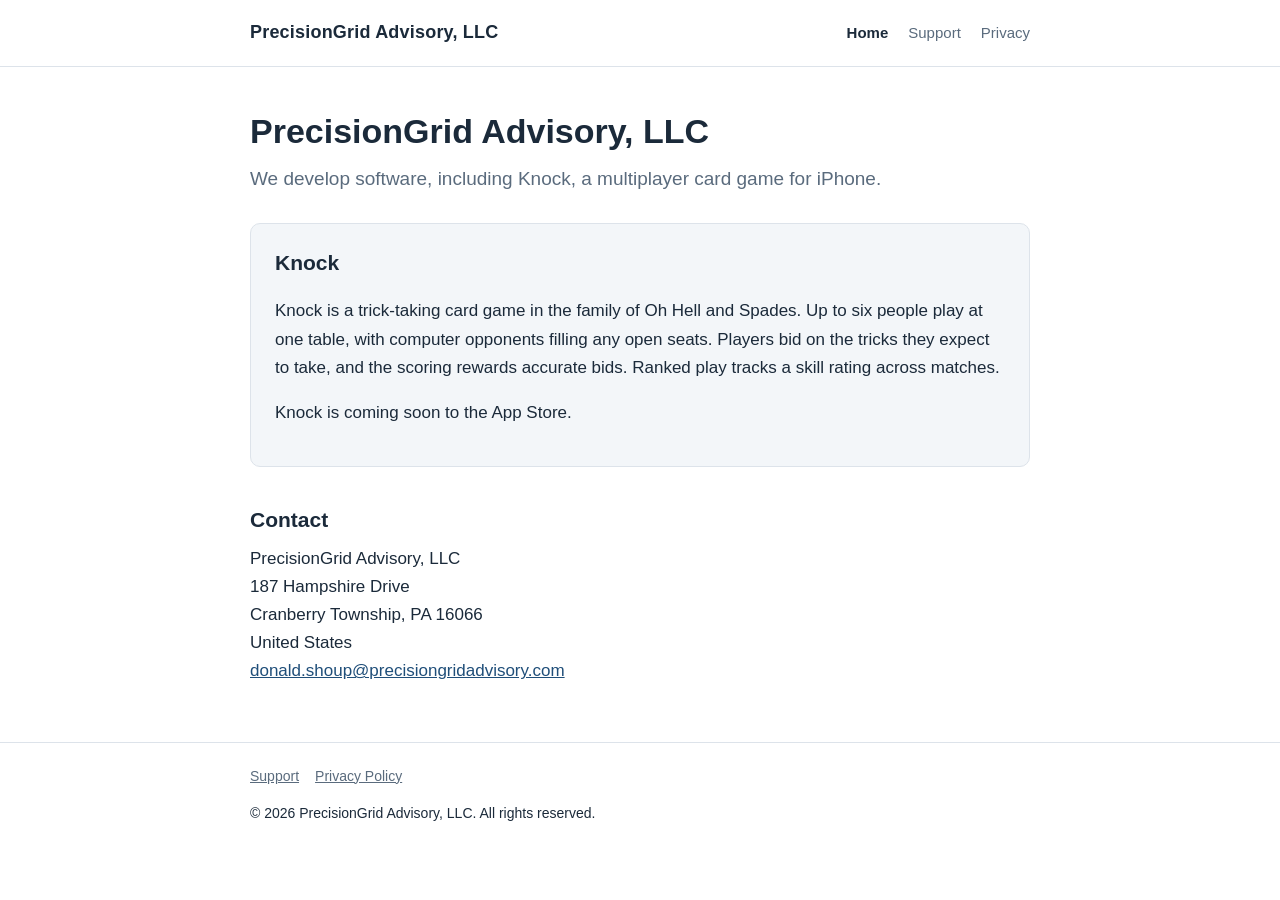
<file: index.html>
<!doctype html>
<html lang="en">
<head>
<meta charset="utf-8">
<meta name="viewport" content="width=device-width,initial-scale=1">
<title>PrecisionGrid Advisory, LLC</title>
<meta name="description" content="PrecisionGrid Advisory, LLC develops software, including Knock, a multiplayer trick-taking card game for iPhone.">
<link rel="stylesheet" href="style.css">
</head>
<body>
<header><div class="wrap bar">
<a class="brand" href="index.html">PrecisionGrid Advisory, LLC</a>
<nav><a href="index.html" aria-current="page">Home</a><a href="support.html">Support</a><a href="privacy.html">Privacy</a></nav>
</div></header>
<main><div class="wrap">
<h1>PrecisionGrid Advisory, LLC</h1>
<p class="lede">We develop software, including Knock, a multiplayer card game for iPhone.</p>

<div class="panel">
<h2>Knock</h2>
<p>Knock is a trick-taking card game in the family of Oh Hell and Spades. Up to six people play at one table, with computer opponents filling any open seats. Players bid on the tricks they expect to take, and the scoring rewards accurate bids. Ranked play tracks a skill rating across matches.</p>
<p>Knock is coming soon to the App Store.</p>
</div>

<h2>Contact</h2>
<address>
PrecisionGrid Advisory, LLC<br>
187 Hampshire Drive<br>
Cranberry Township, PA 16066<br>
United States<br>
<a href="mailto:donald.shoup@precisiongridadvisory.com">donald.shoup@precisiongridadvisory.com</a>
</address>
</div></main>
<footer><div class="wrap">
<a href="support.html">Support</a><a href="privacy.html">Privacy Policy</a>
<p>&copy; 2026 PrecisionGrid Advisory, LLC. All rights reserved.</p>
</div></footer>
</body>
</html>
</file>
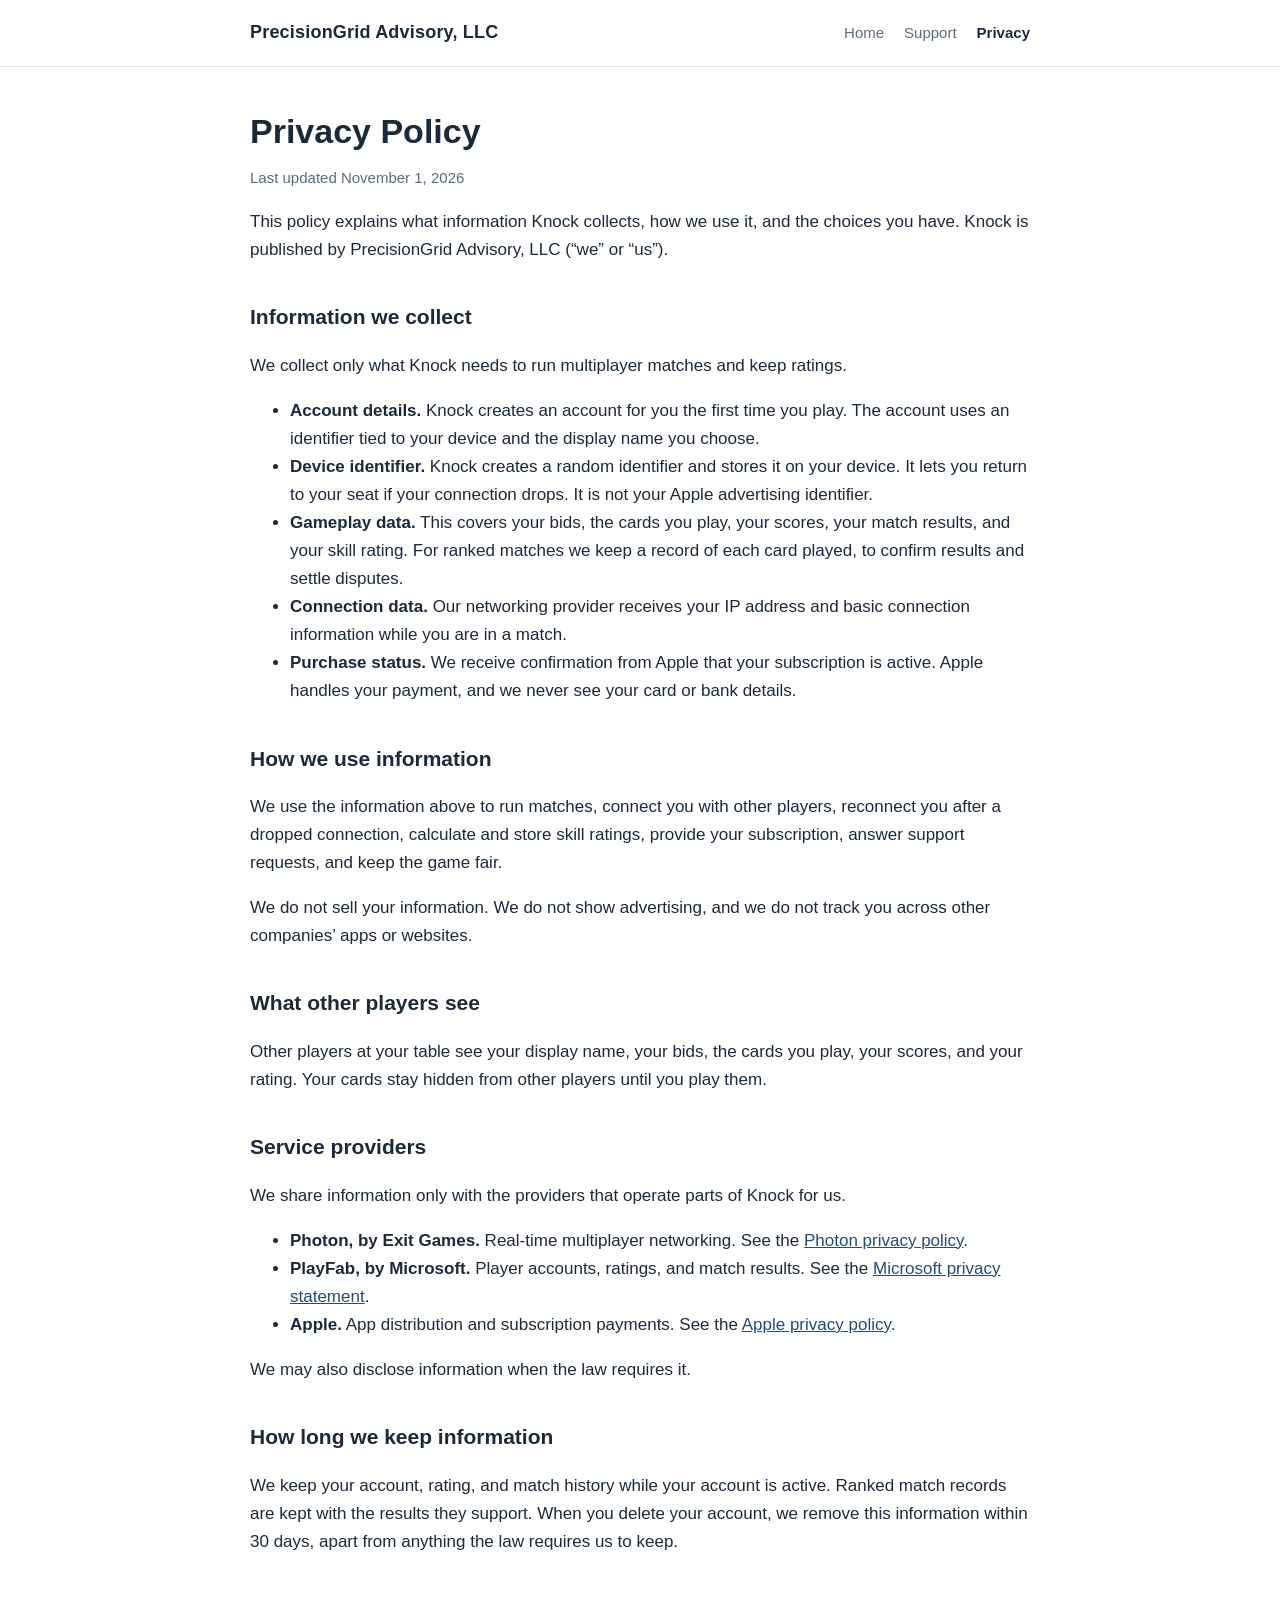
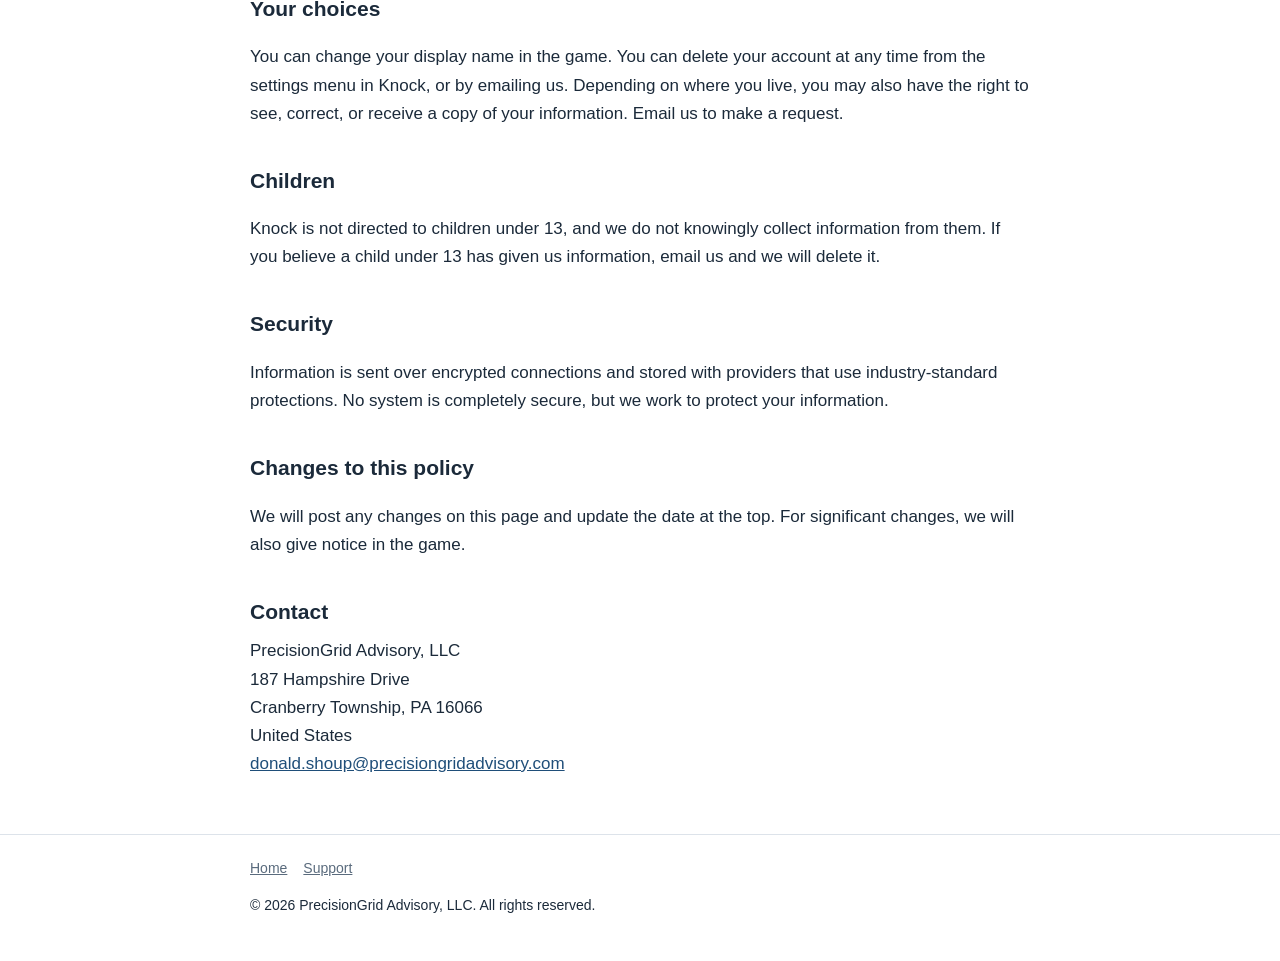
<file: privacy.html>
<!doctype html>
<html lang="en">
<head>
<meta charset="utf-8">
<meta name="viewport" content="width=device-width,initial-scale=1">
<title>Knock Privacy Policy</title>
<meta name="description" content="How PrecisionGrid Advisory, LLC collects and uses information in Knock.">
<link rel="stylesheet" href="style.css">
</head>
<body>
<header><div class="wrap bar">
<a class="brand" href="index.html">PrecisionGrid Advisory, LLC</a>
<nav><a href="index.html">Home</a><a href="support.html">Support</a><a href="privacy.html" aria-current="page">Privacy</a></nav>
</div></header>
<main><div class="wrap">
<h1>Privacy Policy</h1>
<p class="meta">Last updated November 1, 2026</p>
<p>This policy explains what information Knock collects, how we use it, and the choices you have. Knock is published by PrecisionGrid Advisory, LLC (&ldquo;we&rdquo; or &ldquo;us&rdquo;).</p>

<h2>Information we collect</h2>
<p>We collect only what Knock needs to run multiplayer matches and keep ratings.</p>
<ul>
<li><strong>Account details.</strong> Knock creates an account for you the first time you play. The account uses an identifier tied to your device and the display name you choose.</li>
<li><strong>Device identifier.</strong> Knock creates a random identifier and stores it on your device. It lets you return to your seat if your connection drops. It is not your Apple advertising identifier.</li>
<li><strong>Gameplay data.</strong> This covers your bids, the cards you play, your scores, your match results, and your skill rating. For ranked matches we keep a record of each card played, to confirm results and settle disputes.</li>
<li><strong>Connection data.</strong> Our networking provider receives your IP address and basic connection information while you are in a match.</li>
<li><strong>Purchase status.</strong> We receive confirmation from Apple that your subscription is active. Apple handles your payment, and we never see your card or bank details.</li>
</ul>

<h2>How we use information</h2>
<p>We use the information above to run matches, connect you with other players, reconnect you after a dropped connection, calculate and store skill ratings, provide your subscription, answer support requests, and keep the game fair.</p>
<p>We do not sell your information. We do not show advertising, and we do not track you across other companies&rsquo; apps or websites.</p>

<h2>What other players see</h2>
<p>Other players at your table see your display name, your bids, the cards you play, your scores, and your rating. Your cards stay hidden from other players until you play them.</p>

<h2>Service providers</h2>
<p>We share information only with the providers that operate parts of Knock for us.</p>
<ul>
<li><strong>Photon, by Exit Games.</strong> Real-time multiplayer networking. See the <a href="https://www.photonengine.com/en-US/Photon/Privacy">Photon privacy policy</a>.</li>
<li><strong>PlayFab, by Microsoft.</strong> Player accounts, ratings, and match results. See the <a href="https://privacy.microsoft.com/privacystatement">Microsoft privacy statement</a>.</li>
<li><strong>Apple.</strong> App distribution and subscription payments. See the <a href="https://www.apple.com/legal/privacy/">Apple privacy policy</a>.</li>
</ul>
<p>We may also disclose information when the law requires it.</p>

<h2>How long we keep information</h2>
<p>We keep your account, rating, and match history while your account is active. Ranked match records are kept with the results they support. When you delete your account, we remove this information within 30 days, apart from anything the law requires us to keep.</p>

<h2>Your choices</h2>
<p>You can change your display name in the game. You can delete your account at any time from the settings menu in Knock, or by emailing us. Depending on where you live, you may also have the right to see, correct, or receive a copy of your information. Email us to make a request.</p>

<h2>Children</h2>
<p>Knock is not directed to children under 13, and we do not knowingly collect information from them. If you believe a child under 13 has given us information, email us and we will delete it.</p>

<h2>Security</h2>
<p>Information is sent over encrypted connections and stored with providers that use industry-standard protections. No system is completely secure, but we work to protect your information.</p>

<h2>Changes to this policy</h2>
<p>We will post any changes on this page and update the date at the top. For significant changes, we will also give notice in the game.</p>

<h2>Contact</h2>
<address>
PrecisionGrid Advisory, LLC<br>
187 Hampshire Drive<br>
Cranberry Township, PA 16066<br>
United States<br>
<a href="mailto:donald.shoup@precisiongridadvisory.com">donald.shoup@precisiongridadvisory.com</a>
</address>
</div></main>
<footer><div class="wrap">
<a href="index.html">Home</a><a href="support.html">Support</a>
<p>&copy; 2026 PrecisionGrid Advisory, LLC. All rights reserved.</p>
</div></footer>
</body>
</html>
</file>
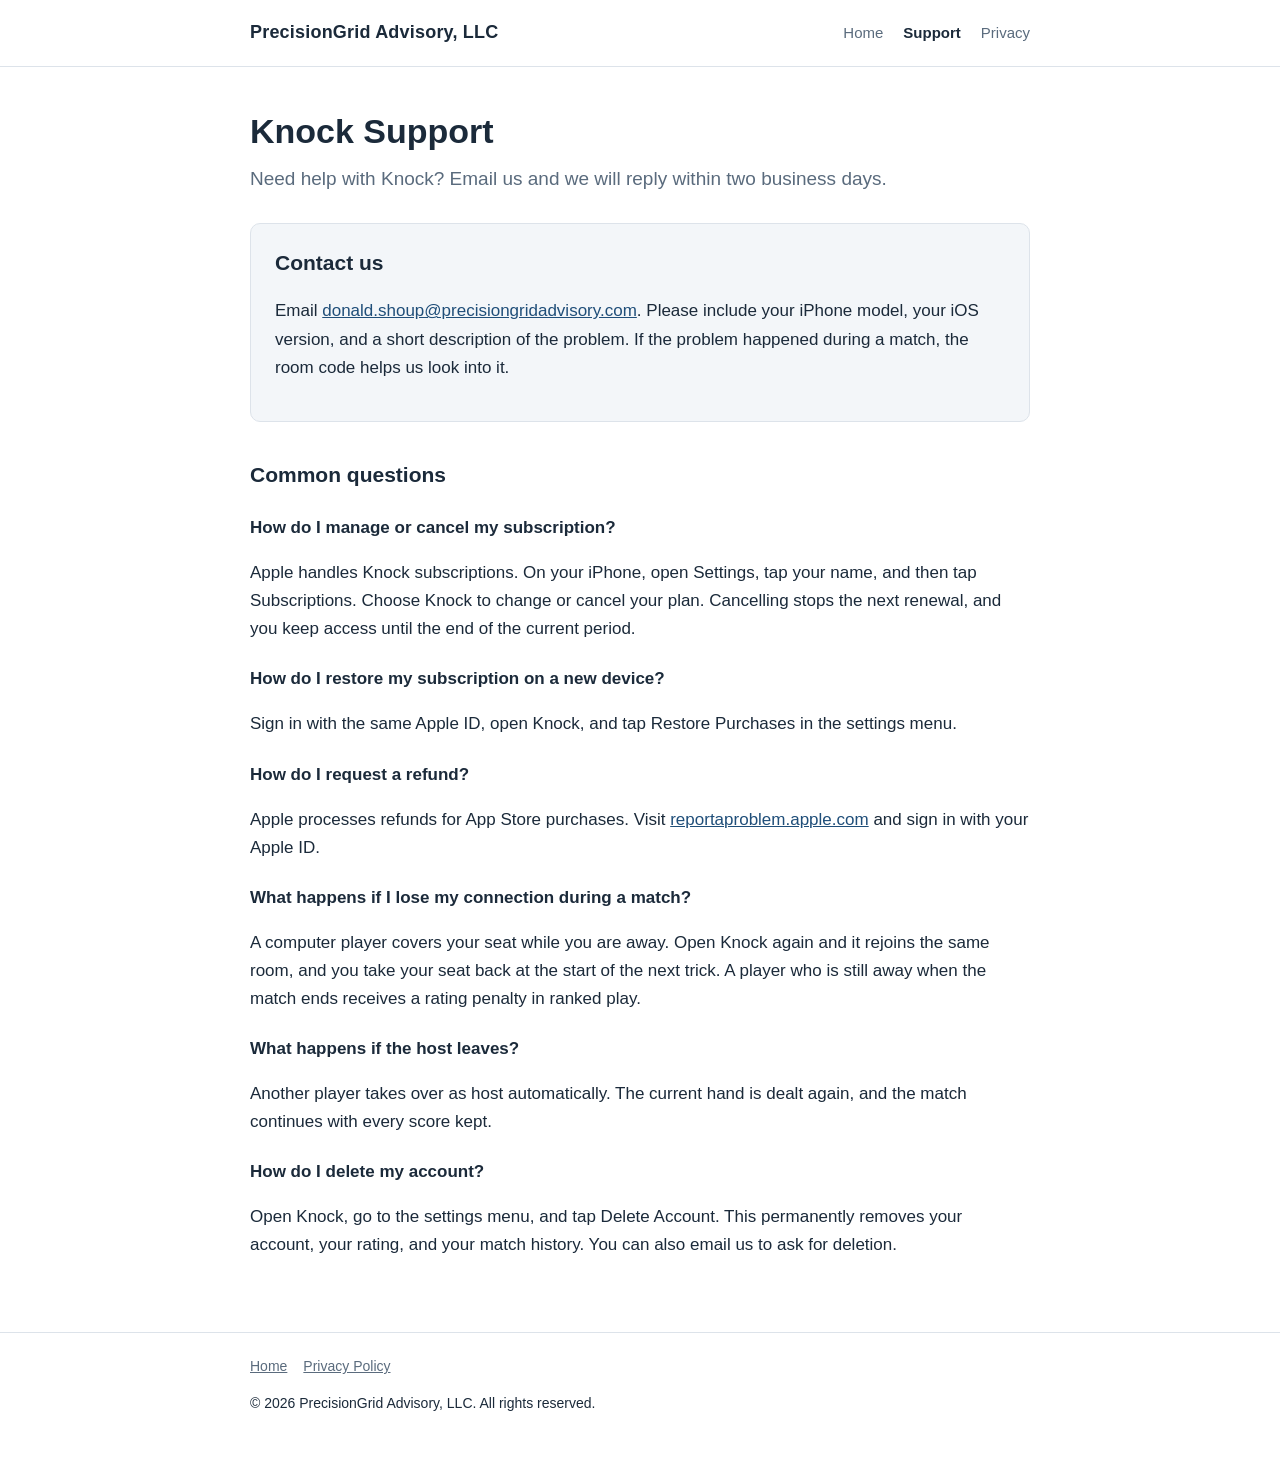
<file: support.html>
<!doctype html>
<html lang="en">
<head>
<meta charset="utf-8">
<meta name="viewport" content="width=device-width,initial-scale=1">
<title>Knock Support</title>
<meta name="description" content="Help and contact information for Knock.">
<link rel="stylesheet" href="style.css">
</head>
<body>
<header><div class="wrap bar">
<a class="brand" href="index.html">PrecisionGrid Advisory, LLC</a>
<nav><a href="index.html">Home</a><a href="support.html" aria-current="page">Support</a><a href="privacy.html">Privacy</a></nav>
</div></header>
<main><div class="wrap">
<h1>Knock Support</h1>
<p class="lede">Need help with Knock? Email us and we will reply within two business days.</p>

<div class="panel">
<h2>Contact us</h2>
<p>Email <a href="mailto:donald.shoup@precisiongridadvisory.com">donald.shoup@precisiongridadvisory.com</a>. Please include your iPhone model, your iOS version, and a short description of the problem. If the problem happened during a match, the room code helps us look into it.</p>
</div>

<h2>Common questions</h2>

<h3>How do I manage or cancel my subscription?</h3>
<p>Apple handles Knock subscriptions. On your iPhone, open Settings, tap your name, and then tap Subscriptions. Choose Knock to change or cancel your plan. Cancelling stops the next renewal, and you keep access until the end of the current period.</p>

<h3>How do I restore my subscription on a new device?</h3>
<p>Sign in with the same Apple ID, open Knock, and tap Restore Purchases in the settings menu.</p>

<h3>How do I request a refund?</h3>
<p>Apple processes refunds for App Store purchases. Visit <a href="https://reportaproblem.apple.com">reportaproblem.apple.com</a> and sign in with your Apple ID.</p>

<h3>What happens if I lose my connection during a match?</h3>
<p>A computer player covers your seat while you are away. Open Knock again and it rejoins the same room, and you take your seat back at the start of the next trick. A player who is still away when the match ends receives a rating penalty in ranked play.</p>

<h3>What happens if the host leaves?</h3>
<p>Another player takes over as host automatically. The current hand is dealt again, and the match continues with every score kept.</p>

<h3>How do I delete my account?</h3>
<p>Open Knock, go to the settings menu, and tap Delete Account. This permanently removes your account, your rating, and your match history. You can also email us to ask for deletion.</p>
</div></main>
<footer><div class="wrap">
<a href="index.html">Home</a><a href="privacy.html">Privacy Policy</a>
<p>&copy; 2026 PrecisionGrid Advisory, LLC. All rights reserved.</p>
</div></footer>
</body>
</html>
</file>
<file: style.css>
:root{--ink:#1b2a3a;--muted:#5a6b7d;--line:#dde3ea;--bg:#ffffff;--tint:#f3f6f9;--accent:#1f4e79}
*{box-sizing:border-box}
html{-webkit-text-size-adjust:100%}
body{margin:0;background:var(--bg);color:var(--ink);font:17px/1.65 -apple-system,BlinkMacSystemFont,"Segoe UI",Roboto,Helvetica,Arial,sans-serif}
a{color:var(--accent)}
header{border-bottom:1px solid var(--line)}
.wrap{max-width:820px;margin:0 auto;padding:0 20px}
.bar{display:flex;flex-wrap:wrap;align-items:center;justify-content:space-between;gap:12px;padding:18px 20px}
.brand{font-weight:700;font-size:18px;color:var(--ink);text-decoration:none;letter-spacing:.2px}
nav a{margin-left:20px;text-decoration:none;color:var(--muted);font-size:15px}
nav a:first-child{margin-left:0}
nav a[aria-current]{color:var(--ink);font-weight:600}
main{padding:44px 0 56px}
h1{font-size:34px;line-height:1.2;margin:0 0 12px}
h2{font-size:21px;margin:36px 0 8px}
h3{font-size:17px;margin:22px 0 4px}
p,li{color:var(--ink)}
.lede{font-size:19px;color:var(--muted);margin:0 0 28px}
.panel{background:var(--tint);border:1px solid var(--line);border-radius:10px;padding:22px 24px;margin:24px 0}
.panel h2{margin-top:0}
.meta{color:var(--muted);font-size:15px}
address{font-style:normal}
footer{border-top:1px solid var(--line);padding:22px 0 30px;color:var(--muted);font-size:14px}
footer a{color:var(--muted);margin-right:16px}
@media (max-width:560px){h1{font-size:28px}nav a{margin-left:14px}}
</file>
